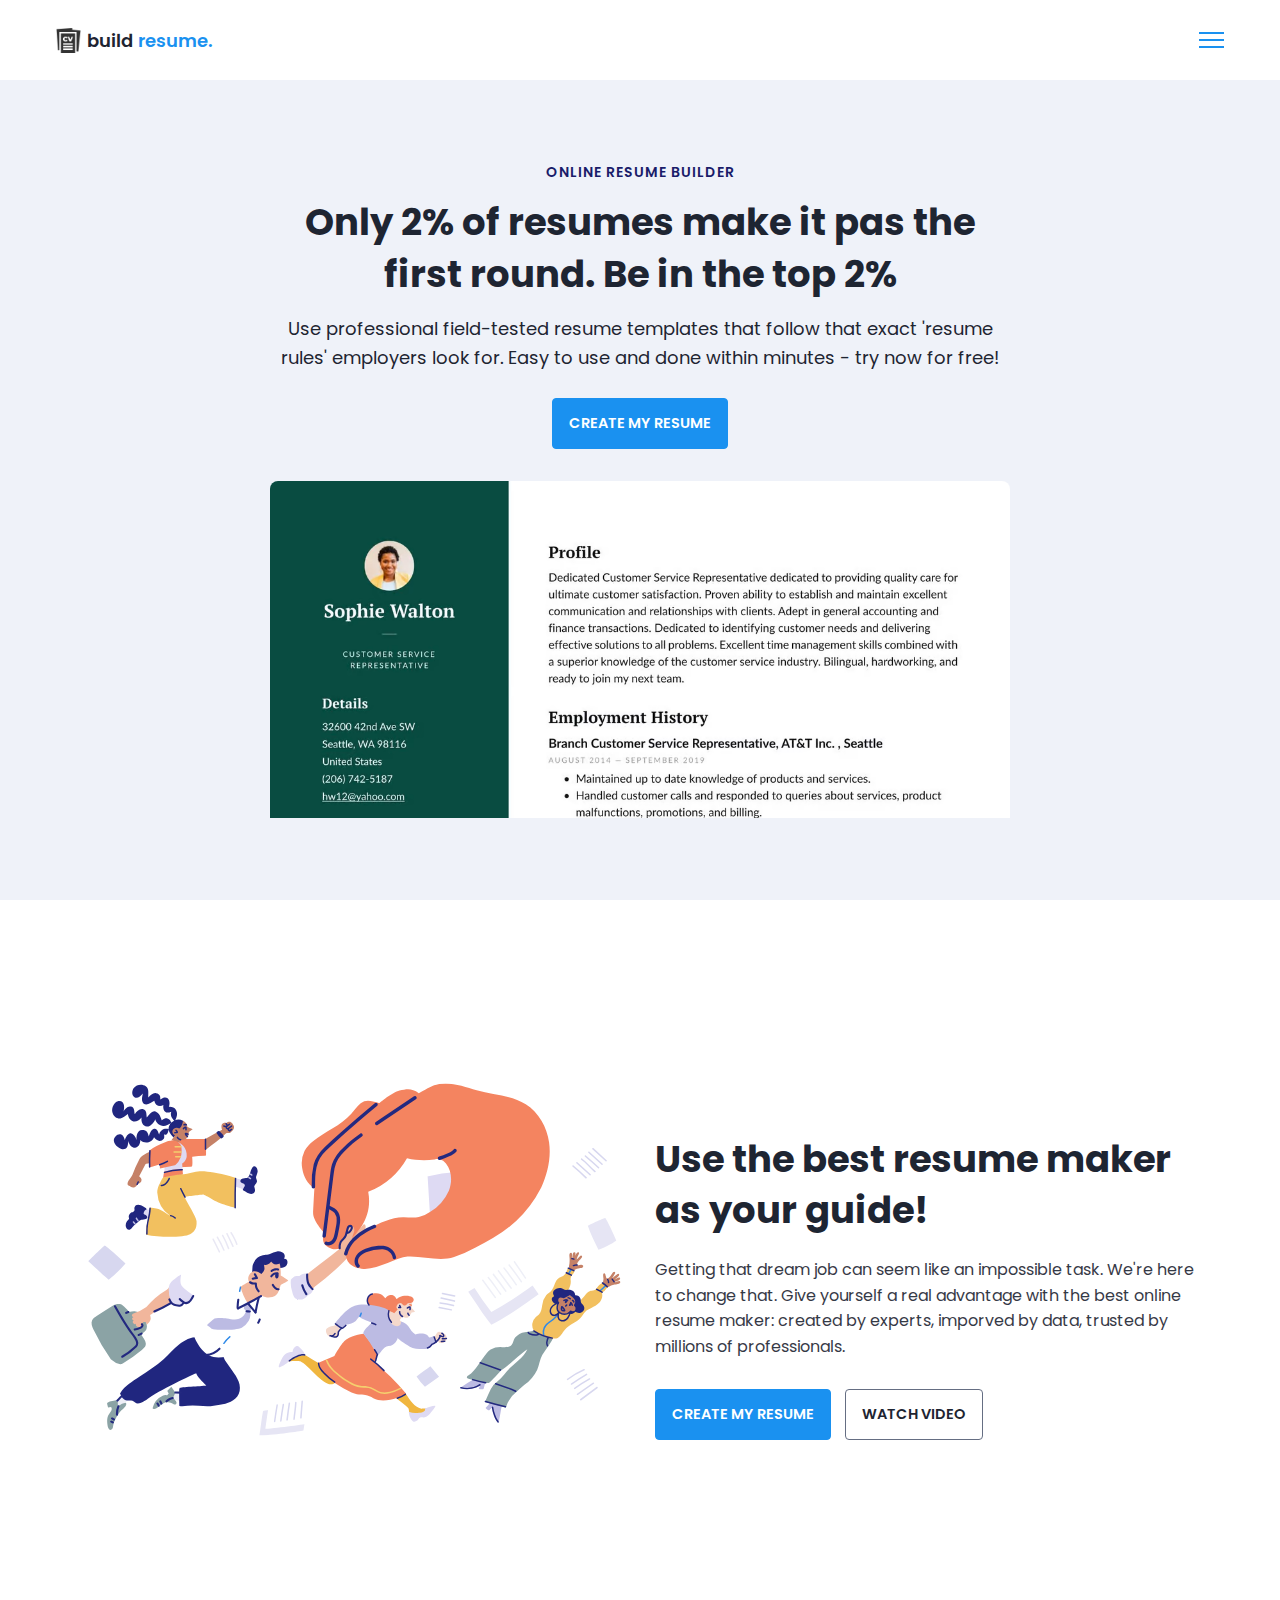
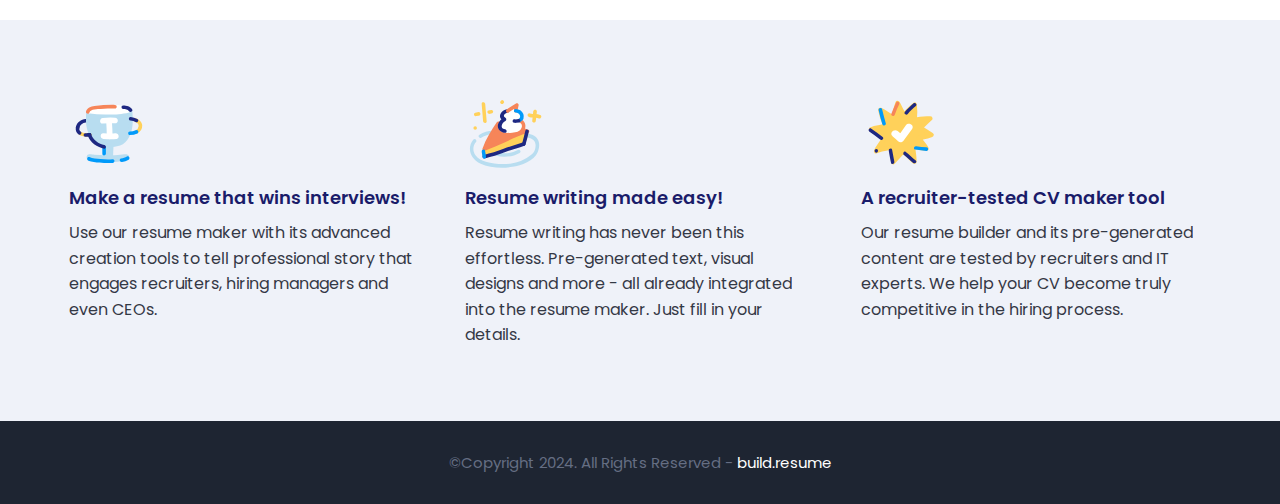
<file: index.html>
<!DOCTYPE html>
<html>
    <head>
        <meta charset="utf-8">
        <meta http-equiv="X-UA-Compatible" content="IE=edge">
        <title>Home Page</title>
        <meta name="description" content="">
        <meta name="viewport" content="width=device-width, initial-scale=1">
        <link rel="stylesheet" href="assets/css/main.css">
    </head>
    <body>

        <nav class = "navbar bg-white">
            <div class="container">
                <div class = "navbar-content">
                    <div class = "brand-and-toggler">
                        <a href = "index.html" class = "navbar-brand">
                            <img src = "assets/images/curriculum-vitae.png" alt = "" class = "navbar-brand-icon">
                            <span class = "navbar-brand-text">build <span>resume.</span>
                        </a>
                        <button type = "button" class = "navbar-toggler-btn">
                            <div class = "bars">
                                <div class = "bar"></div>
                                <div class = "bar"></div>
                                <div class = "bar"></div>
                            </div>
                        </button>
                    </div>
                </div>
            </div>
        </nav>

        <header class = "header bg-bright" id = "header">
            <div class = "container">
                <div class = "header-content text-center">
                    <h6 class = "text-uppercase text-blue-dark fs-14 fw-6 ls-1">online resume builder</h6>
                    <h1 class = "lg-title">Only 2% of resumes make it pas the first round. Be in the top 2%</h1>
                    <p class = "text-dark fs-18">Use professional field-tested resume templates that follow that exact 'resume rules' employers look for. Easy to use and done within minutes - try now for free!</p>
                    <a href = "resume.html" class = "btn btn-primary text-uppercase">create my resume</a>
                    <img src = "assets/images/dublin-resume-templates.avif">
                </div>
            </div>
        </header>

        <div class="section-one">
            <div class="container">
                <div class = "section-one-content">
                    <div class="section-one-l">
                        <img src = "assets/images/visual-0c7080adf17f1f207276f613447c924f667dab34b7ac415cd7ef653172defd0b.svg">
                    </div>
                    <div class = "section-one-r text-center">
                        <h2 class = "lg-title">Use the best resume maker as your guide!</h2>
                        <p class = "text">Getting that dream job can seem like an impossible task. We're here to change that. Give yourself a real advantage with the best online resume maker: created by experts, imporved by data, trusted by millions of professionals.</p>
                        <div class = "btn-group">
                            <a href = "resume.html" class = "btn btn-primary text-uppercase">create my resume</a>
                            <a href = "#" class = "btn btn-secondary text-uppercase">watch video</a>
                        </div>
                    </div>
                </div>
            </div>
        </div>

        <div class = "section-two bg-bright">
            <div class="container">
                <div class="section-two-content">
                    <div class = "section-items">
                        <div class = "section-item">
                            <div class = "section-item-icon">
                                <img src = "assets/images/feature-1-edf4481d69166ac81917d1e40e6597c8d61aa970ad44367ce78049bf830fbda5.svg" alt = "">
                            </div>
                            <h5 class = "section-item-title">Make a resume that wins interviews!</h5>
                            <p class = "text">Use our resume maker with its advanced creation tools to tell professional story that engages recruiters, hiring managers and even CEOs.</p>
                        </div>

                        <div class = "section-item">
                            <div class = "section-item-icon">
                                <img src = "assets/images/feature-2-a7a471bd973c02a55d1b3f8aff578cd3c9a4c5ac4fc74423d94ecc04aef3492b.svg" alt = "">
                            </div>
                            <h5 class = "section-item-title">Resume writing made easy!</h5>
                            <p class = "text">Resume writing has never been this effortless. Pre-generated text, visual designs and more - all already integrated into the resume maker. Just fill in your details.</p>
                        </div>

                        <div class = "section-item">
                            <div class = "section-item-icon">
                                <img src = "assets/images/feature-3-4e87a82f83e260488c36f8105e26f439fdc3ee5009372bb5e12d9421f32eabdd.svg" alt = "">
                            </div>
                            <h5 class = "section-item-title">A recruiter-tested CV maker tool</h5>
                            <p class = "text">Our resume builder and its pre-generated content are tested by recruiters and IT experts. We help your CV become truly competitive in the hiring process.</p>
                        </div>
                    </div>
                </div>
            </div>
        </div>

        <footer class = "footer bg-dark">
            <div class="container">
                <div class = "footer-content text-center">
                    <p class="fs-15">&copy;Copyright 2024. All Rights Reserved - <span>build.resume</span></p>
                </div>
            </div>
        </footer>
        
    </body>
</html>
</file>
<file: assets/css/main.css>
@import url('https://fonts.googleapis.com/css2?family=Manrope:wght@200;300;400;500;600;700;800&family=Poppins:ital,wght@0,100;0,200;0,300;0,400;0,500;0,600;0,700;0,800;0,900;1,100;1,200;1,300;1,400;1,500;1,600;1,700;1,800;1,900&display=swap');

:root{
    --clr-blue: #1A91F0;
    --clr-blue-mid: #1170CD;
    --clr-blue-dark: #1A1C6A;
    --clr-white: #fff;
    --clr-bright: #EFF2F9;
    --clr-dark: #1e2532;
    --clr-black: #000;
    --clr-grey: #656e83;
    --clr-green: #0f2f4d;
    --font-poppins: 'Poppins', sans-serif;
    --font-manrope: 'Manrope', sans-serif;;
    --transition: all 300ms ease-in-out;
}

*{
    padding: 0;
    margin: 0;
    box-sizing: border-box;
}

html{
    font-size: 10px;
}

body{
    font-size: 1.6rem;
    font-family: var(--font-poppins);
}

button{
    border: none;
    background-color: transparent;
    outline: 0;
    cursor: pointer;
    font-family: inherit;
}

img{
    width: 100%;
    display: block;
}

a{
    text-decoration: none;
}

/* fonts */
.font-poppins{font-family: var(--font-poppins);}
.font-manrope{font-family: var(--font-manrope);}

/* text colors */
.text-blue{color: var(--clr-blue);}
.text-blue-mid{color: var(--clr-blue-mid);}
.text-blue-dark{color: var(--clr-blue-dark);}
.text-bright{color: var(--clr-bright);}
.text-dark{color: var(--clr-dark);}
.text-grey{color: var(--clr-grey);}
.text-white{color: var(--clr-white);}

/* backgrounds */
.bg-blue{background-color: var(--clr-blue);}
.bg-blue-mid{background-color: var(--clr-blue-mid);}
.bg-blue-dark{background-color: var(--clr-blue-dark);}
.bg-bright{background-color: var(--clr-bright);}
.bg-dark{background-color: var(--clr-dark);}
.bg-grey{background-color: var(--clr-grey);}
.bg-white{background-color: var(--clr-white);}
.bg-black{background-color: var(--clr-black);}
.bg-green{background-color: var(--clr-green);}

.text-center{ text-align: center;}
.text-left{text-align: left;}
.text-right{text-align: right;}
.text-uppercase{text-transform: uppercase;}
.text-lowercase{text-transform: lowercase;}
.text-capitalize{text-transform: capitalize;}
.text{
    color: var(--clr-dark);
    opacity: 0.9;
    margin: 2rem 0;
    line-height: 1.6;
}

.fw-2{font-weight: 200;}
.fw-3{font-weight: 300;}
.fw-4{font-weight: 400;}
.fw-5{font-weight: 500;}
.fw-6{font-weight: 600;}
.fw-7{font-weight: 700;}
.fw-8{font-weight: 800;}

.fs-13{font-size: 13px;}
.fs-14{font-size: 14px;}
.fs-15{font-size: 15px;}
.fs-16{font-size: 16px;}
.fs-17{font-size: 17px;}
.fs-18{font-size: 18px;}
.fs-19{font-size: 19px;}
.fs-20{font-size: 20px;}
.fs-21{font-size: 21px;}
.fs-22{font-size: 22px;}
.fs-23{font-size: 23px;}
.fs-24{font-size: 24px;}
.fs-25{font-size: 25px;}

.ls-1{letter-spacing: 1px;}
.ls-2{letter-spacing: 2px;}

.container{
    max-width: 1200px;
    margin: 0 auto;
    padding: 0 1.6rem;
}

/* bars button */
.bars{
    display: flex;
    flex-direction: column;
    justify-content: space-between;
    height: 16.5px;
    width: 25px;
}
.bars .bar{
    width: 100%;
    height: 2px;
    background-color: var(--clr-blue);
    transition: var(--transition);
}

.bars:hover .bar{
    background-color: var(--clr-dark);
}

/* buttons */
.btn{
    font-size: 14.5px;
    font-weight: 600;
    padding: 1.4rem 1.6rem;
    border-radius: 4px;
    display: inline-block;
}

.btn-primary{
    background-color: var(--clr-blue);
    color: var(--clr-white);
    border: 1px solid var(--clr-blue);
    transition: var(--transition);
}

.btn-primary:hover{
    background-color: transparent;
    color: var(--clr-dark);
    border-color: var(--clr-grey);
}

.btn-secondary{
    background-color: transparent;
    color: var(--clr-dark);
    border: 1px solid var(--clr-grey);
    transition: var(--transition);
}

.btn-secondary:hover{
    background-color: var(--clr-blue);
    color: var(--clr-white);
    border-color: var(--clr-blue);
}

.btn-group button:first-child, .btn-group a:first-child{
    margin-right: 1rem!important;
}

/* navbar part */
.navbar{
    height: 80px;
    display: flex;
    align-items: center;
    box-shadow: rgba(0, 0, 0, 0.08) 0px 3px 8px;
}

.navbar .container{
    width: 100%;
}

.navbar-brand{
    display: flex;
    align-items: center;
    justify-content: flex-start;
    font-size: 1.8rem;
}
.navbar-brand-text{
    color: var(--clr-dark);
    font-weight: 600;
}
.navbar-brand-text span{
    color: var(--clr-blue);
}
.navbar-brand-icon{
    width: 25px;
    margin-right: 6px;
    opacity: 0.8;
}
.brand-and-toggler{
    display: flex;
    align-items: center;
    justify-content: space-between;
}
.header{
    min-height: calc(100vh - 80px);
    display: flex;
    flex-direction: column;
    align-items: center;
    justify-content: center;
}
.header-content{
    max-width: 740px;
    margin-right: auto;
    margin-left: auto;
}
.header-content img{
    max-width: 760px;
    border-top-right-radius: 8px;
    border-top-left-radius: 8px;
    margin-top: 3.2rem;
}
.lg-title{
    margin: 1.4rem 0;
    font-size: 37px;
    line-height: 1.4;
    color: var(--clr-dark);
}
.header-content p{
    margin-bottom: 2.6rem;
    line-height: 1.6;
}


/* section one */
.section-one{
    padding: 64px 0;
    min-height: 80vh;
    display: flex;
    align-items: center;
}
.section-one-l img{
    max-width: 545px;
    margin-right: auto;
    margin-left: auto;
}
.section-one-r{
    margin-top: 4rem;
}

.section-one .btn-group{
    margin-top: 2rem;
}
.section-one-r{
    max-width: 545px;
    margin-right: auto;
    margin-left: auto;
}
.section-one-r .btn-group{
    margin-top: 3rem;
}

/* section two */
.section-two{
    padding: 64px 0;
}
.section-two .section-items{
    display: grid;
    gap: 2rem;
}

.section-two .section-item{
    max-width: 350px;
    text-align: center;
    margin-right: auto;
    margin-left: auto;
}
.section-two .section-item-icon{
    margin: 1rem 0;
}
.section-two .section-item-icon img{
    width: 80px;
    margin-right: auto;
    margin-left: auto;
}
.section-two .section-item-title{
    color: var(--clr-blue-dark);
    font-size: 1.8rem;
    font-weight: 600;
}
.section-two .text{
    margin: 0.9rem 0;
}

/* footer */
.footer{
    padding: 3rem 0;
}
.footer-content p{
    color: var(--clr-grey);
}
.footer-content p span{
    color: var(--clr-white);
}

/* media queries */
@media screen and (min-width: 768px){
    .section-two .section-items{
        grid-template-columns: repeat(2, 1fr);
    }
}

@media screen and (min-width: 992px){
    .section-one-content{
        display: grid;
        grid-template-columns: repeat(2, 1fr);
        column-gap: 3rem;
    }
    .section-one-r{
        text-align: left;
    }
    .section-two .section-items{
        grid-template-columns: repeat(3, 1fr);
    }
    .section-two .section-item{
        text-align: left;
    }
    .section-two .section-item-icon img{
        margin-left: 0;
    }
}



/* resume page */
#about-sc{
    padding: 64px 0;
}

.cv-form-row-title{
    background-color: var(--clr-dark);
    padding: 0.8rem 1.6rem;
    margin-bottom: 2rem;
}

.cv-form-row-title h3{
    color: var(--clr-white);
    font-weight: 500;
    text-transform: uppercase;
    letter-spacing: 1.5px;
    font-size: 1.7rem;
}
.cv-form-blk{
    margin: 3rem 0;
}
.cv-form-row{
    padding: 3rem 2rem 0 2rem;
    border: 1px solid rgba(0, 0, 0, 0.08);
    margin-bottom: 1rem;
    position: relative;
}
textarea{
    resize: none;
}
.form-elem{
    margin-bottom: 3rem;
    position: relative;
}
.form-label{
    display: block;
    font-weight: 600;
    font-size: 14px;
    color: var(--clr-dark);
    margin-bottom: 0.5rem;
}
.form-control{
    border-radius: none;
    border: 1px solid rgba(0, 0, 0, 0.1);
    font-size: 14px;
    padding: 0.8rem 1.6rem;
    font-family: inherit;
    width: 100%;
    outline: 0;
    transition: var(--transition);
}

.form-control:focus{
    border-color: rgba(0, 0, 0, 0.3);
}
.form-text{
    color: #ca0b00;
    font-size: 12px;
    position: absolute;
    letter-spacing: 0.5px;
    top: calc(100% + 2px);
    left: 0;
    width: 100%;
}
.cols-3, .cols-2{
    display: grid;
}
.repeater-add-btn{
    width: 25px;
    height: 25px;
    background-color: var(--clr-blue-mid);
    font-size: 1.6rem;
    color: var(--clr-white);
    margin: 1rem 0;
}
.repeater-remove-btn{
    position: absolute;
    top: 10px;
    right: 10px;
    z-index: 999;
    width: 25px;
    height: 25px;
    border-radius: 50%;
    background-color: #ca0b00;
    color: var(--clr-white);
    font-size: 1.6rem;
}

/* preview section */
.preview-cnt{
    border-radius: 5px;
    display: grid;
    grid-template-columns: 32% auto;
    box-shadow: rgba(149, 157, 165, 0.2) 0px 8px 24px;
    overflow: hidden;
}

.preview-cnt-l{
    padding: 3rem 3rem 2rem 3rem;
}
.preview-cnt-r{
    padding: 3rem 3rem 3rem 4rem;
}
.preview-cnt-l .preview-blk:nth-child(1){
    text-align: center;
}
.preview-image{
    width: 120px;
    height: 120px;
    border-radius: 50%;
    overflow: hidden;
    margin-right: auto;
    margin-left: auto;
}
.preview-image img{
    width: 100%;
    height: 100%;
    object-fit: cover;
}
.preview-item-name{
    font-size: 2.4rem;
    font-weight: 600;
    margin: 1.8rem 0;
    position: relative;
}
.preview-item-name::after{
    position: absolute;
    content: "";
    bottom: -10px;
    width: 50px;
    height: 1.5px;
    background-color: rgba(255, 255, 255, 0.5);
    left: 50%;
    transform: translateX(-50%);
}
.preview-blk{
    padding: 1rem 0;
    margin-bottom: 1rem;
}
.preview-blk-title h3{
    text-transform: uppercase;
    letter-spacing: 0.5px;
    border-bottom: 0.5px solid rgba(0, 0, 0, 0.08);
    padding-bottom: 0.5rem;
}
.preview-blk-title{
    margin-bottom: 1rem;
}
.preview-blk-list .preview-item{
    font-size: 1.5rem;
    margin-bottom: 0.2rem;
    opacity: 0.95;
}
.preview-cnt-r .preview-blk-title{
    color: var(--clr-dark);
}
.preview-cnt-r .preview-blk-list .preview-item{
    margin-top: 1.8rem;
}

.achievements-items.preview-blk-list .preview-item span:first-child,
.educations-items.preview-blk-list .preview-item span:first-child,
.experiences-items.preview-blk-list .preview-item span:first-child{
    display: block;
    font-weight: 600;
    margin-bottom: 1rem;
    background-color: rgba(0, 0, 0, 0.03);
}

.educations-items.preview-blk-list .preview-item span:nth-child(2),
.experiences-items.preview-blk-list .preview-item span:nth-child(2){
    font-weight: 600;
    margin-right: 1rem;
}

.educations-items.preview-blk-list .preview-item span:nth-child(3),
.experiences-items.preview-blk-list .preview-item span:nth-child(3){
    font-style: italic;
    margin-right: 1rem;
}

.educations-items.preview-blk-list .preview-item span:nth-child(4),
.educations-items.preview-blk-list .preview-item span:nth-child(5),
.experiences-items.preview-blk-list .preview-item span:nth-child(4),
.experiences-items.preview-blk-list .preview-item span:nth-child(5){
    margin-right: 1rem;
    background-color: var(--clr-green);
    color: var(--clr-white);
    padding: 0 1rem;
    border-radius: 0.6rem;
}

.educations-items.preview-blk-list .preview-item span:nth-child(6),
.experiences-items.preview-blk-list .preview-item span:nth-child(6){
    font-size: 13.5px;
    display: block;
    opacity: 0.8;
    margin-top: 1rem;
}
.projects-items.preview-blk-list .preview-item span{
    display: block;
}

@media screen and (min-width: 768px){
    .cols-3{
        grid-template-columns: repeat(3, 1fr);
        column-gap: 2rem;
    }
    .cols-2{
        grid-template-columns: repeat(2, 1fr);
        column-gap: 2rem;
    }
}

@media screen and (min-width: 992px){
    .cv-form-row{
        padding: 3rem 3rem 0rem 3rem;
    }
    .cols-3{
        grid-template-columns: repeat(3, 1fr);
    }
}

.print-btn-sc{
    margin: 2rem 0 6rem 0;
}

/* print section */
@media print{
    body *{
        visibility: hidden;
    }

    .non_print_area{
        display: none;
    }

    .print_area, .print_area *{
        visibility: visible;
    }

    .print_area{
        width: 100%;
        position: absolute;
        left: 0;
        top: 0;
        overflow: hidden;
    }
}
</file>
